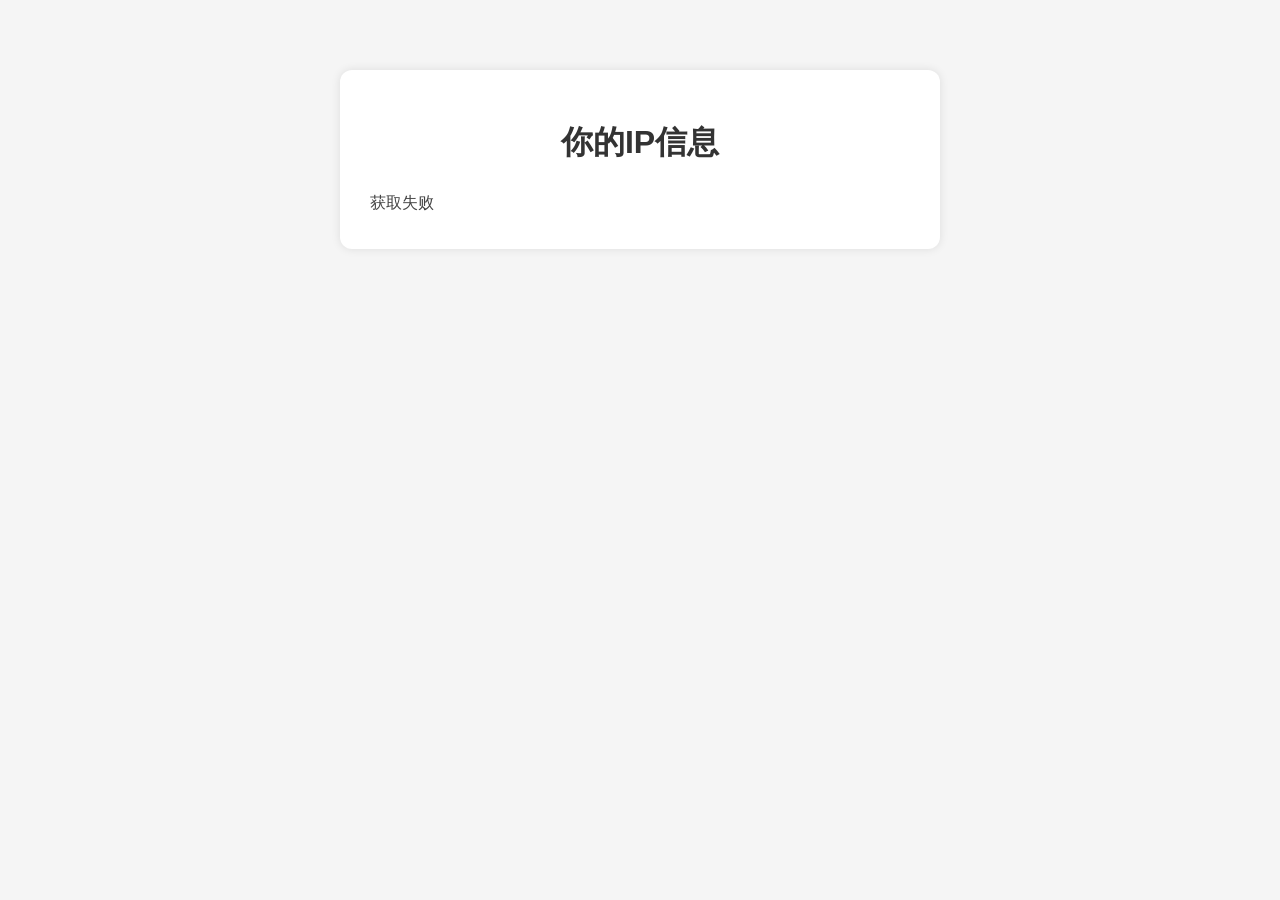
<file: index.html>
<!DOCTYPE html>
<html lang="zh-CN">
<head>
  <meta charset="UTF-8">
  <meta name="viewport" content="width=device-width, initial-scale=1.0">
  <title>IP信息查询</title>
  <style>
    body {
      font-family: Arial, sans-serif;
      max-width: 600px;
      margin: 50px auto;
      padding: 20px;
      background: #f5f5f5;
    }
    .box {
      background: white;
      padding: 30px;
      border-radius: 12px;
      box-shadow: 0 0 10px rgba(0,0,0,0.1);
    }
    h1 {
      text-align: center;
      color: #333;
    }
    .info {
      font-size: 16px;
      line-height: 2;
      color: #444;
    }
  </style>
</head>
<body>
  <div class="box">
    <h1>你的IP信息</h1>
    <div class="info" id="result">
      加载中...
    </div>
  </div>

  <script>
    // 获取IP信息
    fetch('https://api.ipapi.is')
      .then(res => res.json())
      .then(data => {
        document.getElementById('result').innerHTML = `
          IP地址：${data.ip} <br>
          国家：${data.location.country} <br>
          省份：${data.location.state} <br>
          城市：${data.location.city} <br>
          运营商：${data.asn.org}
        `;
      })
      .catch(err => {
        document.getElementById('result').innerText = '获取失败';
      });
  </script>
</body>
</html>
</file>
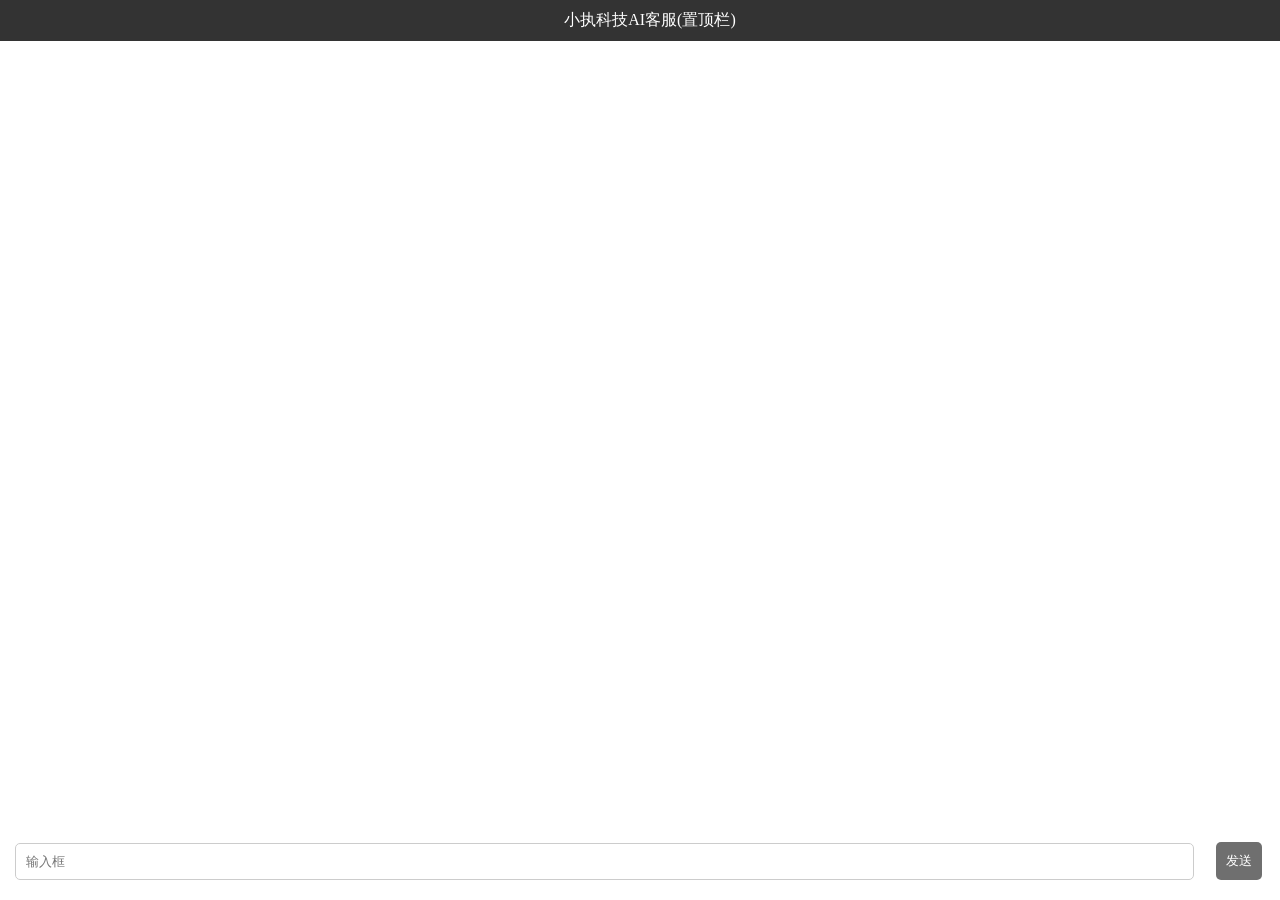
<file: index2.html>
<!DOCTYPE html>
<html>
<head>
<meta charset="utf-8" name="viewport" content="width=device-width, initial-scale=1, maximum-scale=1, user-scalable=no">
<style>

/*
┌─────────────────────┐
│小执科技©原源代码，使用请留版权！！！    │
│代码留注译是为了让萌新更好的使用，切勿倒卖│
└─────────────────────┘
*/

</style>
</head>
<link rel="stylesheet" type="text/css" href="xzkj.css">
<body>
<div class="topbar">小执科技AI客服(置顶栏)</div>
<div id="chatContainer"></div>
<input type="text" id="inputBox" class="input-box" placeholder="输入框">
<button id="sendBtn" class="send-btn">发送</button>

<script src="xzkj.js"></script>
</body>
</html>
</file>
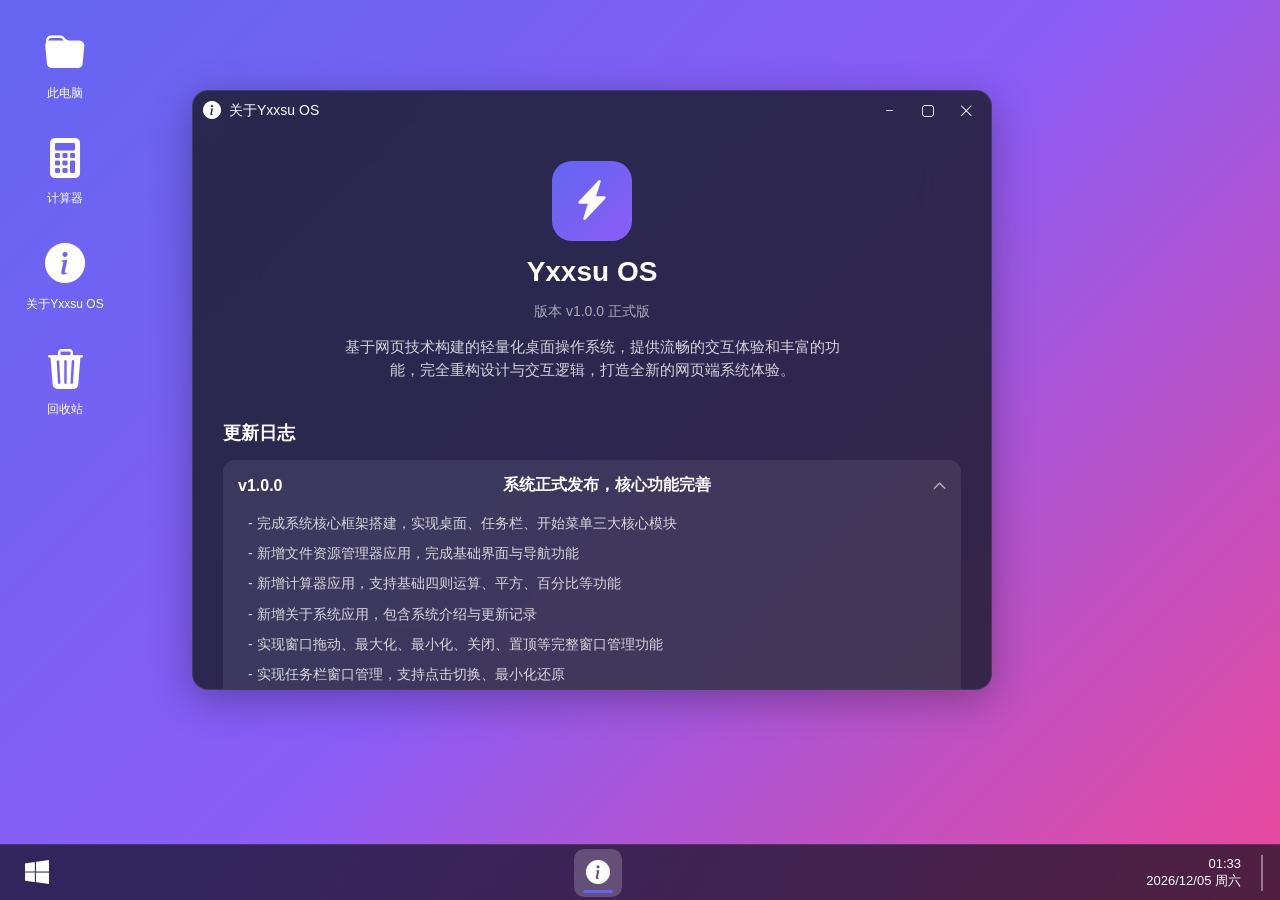
<file: yxxsu.html>
<!DOCTYPE html>
<html lang="zh-CN">
<head>
    <meta charset="UTF-8">
    <meta name="viewport" content="width=device-width, initial-scale=1.0">
    <title>Yxxsu OS</title>
    <!-- 图标库 -->
    <link rel="stylesheet" href="https://cdn.jsdelivr.net/npm/bootstrap-icons@1.11.3/font/bootstrap-icons.min.css">
    <style>
        /* 全局基础样式 */
        * {
            margin: 0;
            padding: 0;
            box-sizing: border-box;
            font-family: -apple-system, BlinkMacSystemFont, "Segoe UI", Roboto, "Helvetica Neue", sans-serif;
            -webkit-user-select: none;
            -moz-user-select: none;
            -ms-user-select: none;
            user-select: none;
        }

        html, body {
            width: 100%;
            height: 100%;
            overflow: hidden;
        }

        /* 系统桌面背景 */
        #yxxsu-os {
            width: 100%;
            height: 100%;
            background: linear-gradient(135deg, #6366f1 0%, #8b5cf6 50%, #ec4899 100%);
            background-size: cover;
            background-position: center;
            position: relative;
        }

        /* 桌面图标区域 */
        #desktop-shortcuts {
            position: absolute;
            top: 0;
            left: 0;
            width: 100%;
            height: calc(100% - 56px);
            padding: 20px;
            display: flex;
            flex-direction: column;
            flex-wrap: wrap;
            gap: 15px;
            z-index: 1;
        }

        .desktop-icon {
            width: 90px;
            display: flex;
            flex-direction: column;
            align-items: center;
            gap: 8px;
            padding: 10px 5px;
            border-radius: 8px;
            cursor: pointer;
            transition: background-color 0.2s ease;
        }

        .desktop-icon:hover {
            background-color: rgba(255, 255, 255, 0.2);
        }

        .desktop-icon .icon {
            width: 48px;
            height: 48px;
            font-size: 40px;
            color: white;
            display: flex;
            align-items: center;
            justify-content: center;
        }

        .desktop-icon .name {
            font-size: 12px;
            color: white;
            text-align: center;
            line-height: 1.2;
            word-break: break-all;
        }

        /* 任务栏样式 */
        #taskbar {
            position: fixed;
            bottom: 0;
            left: 0;
            width: 100%;
            height: 56px;
            background: rgba(15, 15, 30, 0.7);
            backdrop-filter: blur(20px);
            display: flex;
            align-items: center;
            justify-content: space-between;
            padding: 0 15px;
            z-index: 9999;
            border-top: 1px solid rgba(255, 255, 255, 0.1);
        }

        .taskbar-left, .taskbar-right {
            display: flex;
            align-items: center;
            gap: 10px;
            height: 100%;
        }

        .taskbar-center {
            flex: 1;
            display: flex;
            align-items: center;
            justify-content: center;
            gap: 8px;
            height: 100%;
            max-width: 60%;
            overflow-x: auto;
            padding: 8px 0;
        }

        .taskbar-center::-webkit-scrollbar {
            display: none;
        }

        #start-btn {
            width: 44px;
            height: 44px;
            border-radius: 10px;
            display: flex;
            align-items: center;
            justify-content: center;
            font-size: 24px;
            color: white;
            cursor: pointer;
            transition: background-color 0.2s ease;
        }

        #start-btn:hover, #start-btn.show {
            background-color: rgba(255, 255, 255, 0.2);
        }

        .taskbar-app-item {
            width: 48px;
            height: 48px;
            border-radius: 10px;
            display: flex;
            align-items: center;
            justify-content: center;
            font-size: 24px;
            color: white;
            cursor: pointer;
            transition: all 0.2s ease;
            position: relative;
            background-color: rgba(255, 255, 255, 0.1);
        }

        .taskbar-app-item:hover {
            background-color: rgba(255, 255, 255, 0.25);
        }

        .taskbar-app-item.active {
            background-color: rgba(255, 255, 255, 0.2);
        }

        .taskbar-app-item.active::after {
            content: '';
            position: absolute;
            bottom: 4px;
            width: 30px;
            height: 3px;
            background-color: #6366f1;
            border-radius: 2px;
        }

        .taskbar-app-item.min::after {
            width: 8px;
        }

        #time-display {
            color: white;
            font-size: 13px;
            text-align: right;
            line-height: 1.3;
            padding: 0 10px;
        }

        #show-desktop {
            width: 4px;
            height: 36px;
            border-left: 2px solid rgba(255, 255, 255, 0.4);
            cursor: pointer;
            transition: border-color 0.2s ease;
        }

        #show-desktop:hover {
            border-color: white;
        }

        /* 开始菜单样式 */
        #start-menu {
            position: fixed;
            bottom: 70px;
            left: 50%;
            transform: translateX(-50%) scale(0.95);
            width: 680px;
            height: 720px;
            max-height: calc(100vh - 100px);
            background: rgba(20, 20, 40, 0.85);
            backdrop-filter: blur(30px);
            border-radius: 20px;
            border: 1px solid rgba(255, 255, 255, 0.1);
            box-shadow: 0 20px 60px rgba(0, 0, 0, 0.4);
            opacity: 0;
            visibility: hidden;
            transition: all 0.3s cubic-bezier(0.25, 1, 0.5, 1);
            z-index: 9998;
            display: flex;
            overflow: hidden;
        }

        #start-menu.show {
            opacity: 1;
            visibility: visible;
            transform: translateX(-50%) scale(1);
            bottom: 76px;
        }

        .start-menu-sidebar {
            width: 70px;
            height: 100%;
            background: rgba(0, 0, 0, 0.2);
            display: flex;
            flex-direction: column;
            align-items: center;
            justify-content: space-between;
            padding: 20px 0;
        }

        .start-menu-sidebar .sidebar-btn {
            width: 46px;
            height: 46px;
            border-radius: 12px;
            display: flex;
            align-items: center;
            justify-content: center;
            font-size: 22px;
            color: white;
            cursor: pointer;
            transition: background-color 0.2s ease;
            margin-bottom: 10px;
        }

        .start-menu-sidebar .sidebar-btn:hover {
            background-color: rgba(255, 255, 255, 0.15);
        }

        .start-menu-main {
            flex: 1;
            padding: 30px;
            overflow-y: auto;
        }

        .start-menu-main::-webkit-scrollbar {
            width: 6px;
        }

        .start-menu-main::-webkit-scrollbar-track {
            background: transparent;
        }

        .start-menu-main::-webkit-scrollbar-thumb {
            background: rgba(255, 255, 255, 0.2);
            border-radius: 3px;
        }

        .start-menu-search {
            width: 100%;
            height: 48px;
            background: rgba(255, 255, 255, 0.1);
            border-radius: 12px;
            padding: 0 15px;
            display: flex;
            align-items: center;
            gap: 10px;
            margin-bottom: 30px;
        }

        .start-menu-search i {
            color: rgba(255, 255, 255, 0.6);
            font-size: 18px;
        }

        .start-menu-search input {
            flex: 1;
            height: 100%;
            background: transparent;
            border: none;
            outline: none;
            color: white;
            font-size: 15px;
        }

        .start-menu-search input::placeholder {
            color: rgba(255, 255, 255, 0.5);
        }

        .menu-section-title {
            color: white;
            font-size: 16px;
            font-weight: 600;
            margin-bottom: 15px;
        }

        .app-grid {
            display: grid;
            grid-template-columns: repeat(4, 1fr);
            gap: 15px;
            margin-bottom: 30px;
        }

        .app-grid-item {
            display: flex;
            align-items: center;
            gap: 12px;
            padding: 10px;
            border-radius: 10px;
            cursor: pointer;
            transition: background-color 0.2s ease;
        }

        .app-grid-item:hover {
            background-color: rgba(255, 255, 255, 0.1);
        }

        .app-grid-item.disabled {
            opacity: 0.4;
            pointer-events: none;
        }

        .app-grid-item .app-icon {
            width: 36px;
            height: 36px;
            font-size: 24px;
            color: white;
            display: flex;
            align-items: center;
            justify-content: center;
        }

        .app-grid-item .app-name {
            color: white;
            font-size: 14px;
        }

        /* 窗口通用样式 */
        .window {
            position: absolute;
            top: 10%;
            left: 15%;
            width: 800px;
            height: 600px;
            max-width: 95vw;
            max-height: 85vh;
            background: rgba(30, 30, 50, 0.85);
            backdrop-filter: blur(30px);
            border-radius: 16px;
            border: 1px solid rgba(255, 255, 255, 0.1);
            box-shadow: 0 10px 40px rgba(0, 0, 0, 0.3);
            overflow: hidden;
            display: none;
            flex-direction: column;
            z-index: 100;
        }

        .window.show-begin {
            display: flex;
            opacity: 0;
            transform: scale(0.95);
        }

        .window.show {
            opacity: 1;
            transform: scale(1);
            transition: all 0.2s cubic-bezier(0.25, 1, 0.5, 1);
        }

        .window.max {
            top: 0 !important;
            left: 0 !important;
            width: 100% !important;
            height: calc(100% - 56px) !important;
            border-radius: 0;
            transition: all 0.2s ease;
        }

        .window.min {
            display: none !important;
        }

        /* 窗口标题栏 */
        .window-titlebar {
            width: 100%;
            height: 40px;
            display: flex;
            align-items: center;
            justify-content: space-between;
            padding: 0 10px;
            cursor: move;
            flex-shrink: 0;
        }

        .titlebar-left {
            display: flex;
            align-items: center;
            gap: 8px;
        }

        .titlebar-icon {
            font-size: 18px;
            color: white;
        }

        .titlebar-name {
            color: white;
            font-size: 14px;
            font-weight: 500;
        }

        .titlebar-controls {
            display: flex;
            align-items: center;
            gap: 8px;
        }

        .window-btn {
            width: 30px;
            height: 30px;
            border-radius: 6px;
            display: flex;
            align-items: center;
            justify-content: center;
            font-size: 14px;
            color: white;
            cursor: pointer;
            transition: background-color 0.2s ease;
        }

        .window-btn:hover {
            background-color: rgba(255, 255, 255, 0.15);
        }

        .window-btn.close:hover {
            background-color: #ef4444;
        }

        /* 窗口内容区域 */
        .window-content {
            flex: 1;
            overflow: hidden;
            border-radius: 0 0 16px 16px;
        }

        .window.max .window-content {
            border-radius: 0;
        }

        /* 计算器样式 */
        #calc-window .window-content {
            display: flex;
            flex-direction: column;
            padding: 10px;
        }

        #calc-input {
            width: 100%;
            height: 80px;
            background: transparent;
            border: none;
            outline: none;
            color: white;
            font-size: 48px;
            text-align: right;
            padding: 0 10px;
            margin-bottom: 15px;
        }

        .calc-keyboard {
            flex: 1;
            display: grid;
            grid-template-columns: repeat(4, 1fr);
            gap: 10px;
        }

        .calc-key {
            border-radius: 12px;
            display: flex;
            align-items: center;
            justify-content: center;
            font-size: 24px;
            color: white;
            cursor: pointer;
            transition: background-color 0.15s ease;
            background-color: rgba(255, 255, 255, 0.1);
        }

        .calc-key:hover {
            background-color: rgba(255, 255, 255, 0.25);
        }

        .calc-key.operator {
            background-color: #6366f1;
        }

        .calc-key.operator:hover {
            background-color: #4f46e5;
        }

        .calc-key.equal {
            background-color: #8b5cf6;
        }

        .calc-key.equal:hover {
            background-color: #7c3aed;
        }

        .calc-key.func {
            background-color: rgba(255, 255, 255, 0.15);
            font-size: 18px;
        }

        .calc-key.func:hover {
            background-color: rgba(255, 255, 255, 0.3);
        }

        /* 文件资源管理器样式 */
        #explorer-window .window-content {
            display: flex;
        }

        .explorer-sidebar {
            width: 220px;
            height: 100%;
            background: rgba(0, 0, 0, 0.2);
            padding: 15px 10px;
        }

        .explorer-menu-group {
            margin-bottom: 20px;
        }

        .explorer-menu-title {
            color: rgba(255, 255, 255, 0.6);
            font-size: 12px;
            font-weight: 600;
            margin-bottom: 8px;
            padding-left: 10px;
        }

        .explorer-menu-item {
            display: flex;
            align-items: center;
            gap: 10px;
            padding: 8px 10px;
            border-radius: 8px;
            cursor: pointer;
            transition: background-color 0.2s ease;
            color: white;
            font-size: 14px;
            margin-bottom: 2px;
        }

        .explorer-menu-item:hover, .explorer-menu-item.active {
            background-color: rgba(255, 255, 255, 0.15);
        }

        .explorer-menu-item i {
            font-size: 18px;
            color: #8b5cf6;
        }

        .explorer-main {
            flex: 1;
            padding: 20px;
            overflow-y: auto;
        }

        .explorer-main::-webkit-scrollbar {
            width: 6px;
        }

        .explorer-main::-webkit-scrollbar-track {
            background: transparent;
        }

        .explorer-main::-webkit-scrollbar-thumb {
            background: rgba(255, 255, 255, 0.2);
            border-radius: 3px;
        }

        .explorer-path {
            display: flex;
            align-items: center;
            gap: 8px;
            margin-bottom: 20px;
            color: white;
            font-size: 14px;
        }

        .explorer-toolbar {
            display: flex;
            align-items: center;
            gap: 10px;
            margin-bottom: 20px;
        }

        .explorer-tool-btn {
            padding: 6px 12px;
            border-radius: 6px;
            background-color: rgba(255, 255, 255, 0.1);
            color: white;
            font-size: 14px;
            cursor: pointer;
            transition: background-color 0.2s ease;
            display: flex;
            align-items: center;
            gap: 6px;
        }

        .explorer-tool-btn:hover {
            background-color: rgba(255, 255, 255, 0.2);
        }

        .explorer-content-title {
            color: white;
            font-size: 20px;
            font-weight: 600;
            margin-bottom: 15px;
        }

        .explorer-file-grid {
            display: grid;
            grid-template-columns: repeat(auto-fill, minmax(180px, 1fr));
            gap: 15px;
        }

        .explorer-file-item {
            display: flex;
            align-items: center;
            gap: 10px;
            padding: 12px;
            border-radius: 10px;
            cursor: pointer;
            transition: background-color 0.2s ease;
        }

        .explorer-file-item:hover {
            background-color: rgba(255, 255, 255, 0.1);
        }

        .explorer-file-item i {
            font-size: 32px;
            color: #6366f1;
        }

        .explorer-file-info {
            flex: 1;
            overflow: hidden;
        }

        .explorer-file-name {
            color: white;
            font-size: 14px;
            white-space: nowrap;
            overflow: hidden;
            text-overflow: ellipsis;
        }

        .explorer-file-desc {
            color: rgba(255, 255, 255, 0.5);
            font-size: 12px;
        }

        /* 关于系统窗口样式 */
        #about-window .window-content {
            padding: 30px;
            overflow-y: auto;
        }

        #about-window .window-content::-webkit-scrollbar {
            width: 6px;
        }

        #about-window .window-content::-webkit-scrollbar-track {
            background: transparent;
        }

        #about-window .window-content::-webkit-scrollbar-thumb {
            background: rgba(255, 255, 255, 0.2);
            border-radius: 3px;
        }

        .about-header {
            display: flex;
            flex-direction: column;
            align-items: center;
            gap: 15px;
            margin-bottom: 40px;
        }

        .about-logo {
            width: 80px;
            height: 80px;
            border-radius: 20px;
            background: linear-gradient(135deg, #6366f1, #8b5cf6);
            display: flex;
            align-items: center;
            justify-content: center;
            font-size: 40px;
            color: white;
        }

        .about-title {
            color: white;
            font-size: 28px;
            font-weight: 700;
        }

        .about-version {
            color: rgba(255, 255, 255, 0.6);
            font-size: 14px;
        }

        .about-desc {
            color: rgba(255, 255, 255, 0.8);
            font-size: 15px;
            text-align: center;
            max-width: 500px;
            line-height: 1.5;
        }

        .update-section {
            margin-bottom: 30px;
        }

        .update-section-title {
            color: white;
            font-size: 18px;
            font-weight: 600;
            margin-bottom: 15px;
        }

        .update-item {
            background-color: rgba(255, 255, 255, 0.08);
            border-radius: 12px;
            padding: 15px;
            margin-bottom: 15px;
        }

        .update-item summary {
            color: white;
            font-size: 16px;
            font-weight: 600;
            cursor: pointer;
            list-style: none;
            display: flex;
            align-items: center;
            justify-content: space-between;
        }

        .update-item summary::-webkit-details-marker {
            display: none;
        }

        .update-item summary::after {
            content: '\f282';
            font-family: 'bootstrap-icons';
            font-size: 14px;
            color: rgba(255, 255, 255, 0.6);
            transition: transform 0.2s ease;
        }

        .update-item[open] summary::after {
            transform: rotate(180deg);
        }

        .update-content {
            margin-top: 15px;
            padding-left: 10px;
        }

        .update-content p {
            color: rgba(255, 255, 255, 0.8);
            font-size: 14px;
            line-height: 1.8;
            margin-bottom: 5px;
        }

        /* 右键菜单 */
        #context-menu {
            position: fixed;
            width: 200px;
            background: rgba(30, 30, 50, 0.95);
            backdrop-filter: blur(20px);
            border-radius: 10px;
            border: 1px solid rgba(255, 255, 255, 0.1);
            box-shadow: 0 10px 30px rgba(0, 0, 0, 0.3);
            padding: 8px 0;
            z-index: 99999;
            display: none;
        }

        #context-menu.show {
            display: block;
        }

        .context-menu-item {
            padding: 8px 15px;
            color: white;
            font-size: 14px;
            cursor: pointer;
            transition: background-color 0.2s ease;
            display: flex;
            align-items: center;
            gap: 10px;
        }

        .context-menu-item:hover {
            background-color: rgba(255, 255, 255, 0.15);
        }

        .context-menu-divider {
            height: 1px;
            background-color: rgba(255, 255, 255, 0.1);
            margin: 5px 0;
        }

        /* 动画类 */
        .animated {
            animation-duration: 0.3s;
            animation-fill-mode: both;
        }

        @keyframes fadeIn {
            from { opacity: 0; }
            to { opacity: 1; }
        }

        .fadeIn {
            animation-name: fadeIn;
        }

        @keyframes slideInUp {
            from { transform: translateY(20px); opacity: 0; }
            to { transform: translateY(0); opacity: 1; }
        }

        .slideInUp {
            animation-name: slideInUp;
        }
    </style>
</head>
<body>
    <div id="yxxsu-os">
        <!-- 桌面图标区域 -->
        <div id="desktop-shortcuts">
            <div class="desktop-icon" onclick="openApp('explorer')">
                <div class="icon"><i class="bi bi-folder-fill"></i></div>
                <div class="name">此电脑</div>
            </div>
            <div class="desktop-icon" onclick="openApp('calc')">
                <div class="icon"><i class="bi bi-calculator-fill"></i></div>
                <div class="name">计算器</div>
            </div>
            <div class="desktop-icon" onclick="openApp('about')">
                <div class="icon"><i class="bi bi-info-circle-fill"></i></div>
                <div class="name">关于Yxxsu OS</div>
            </div>
            <div class="desktop-icon">
                <div class="icon"><i class="bi bi-trash3-fill"></i></div>
                <div class="name">回收站</div>
            </div>
        </div>

        <!-- 开始菜单 -->
        <div id="start-menu">
            <div class="start-menu-sidebar">
                <div class="sidebar-top">
                    <div class="sidebar-btn" onclick="openApp('explorer')">
                        <i class="bi bi-folder-fill"></i>
                    </div>
                    <div class="sidebar-btn" onclick="openApp('calc')">
                        <i class="bi bi-calculator-fill"></i>
                    </div>
                    <div class="sidebar-btn">
                        <i class="bi bi-gear-fill"></i>
                    </div>
                </div>
                <div class="sidebar-bottom">
                    <div class="sidebar-btn" onclick="openApp('about')">
                        <i class="bi bi-info-circle-fill"></i>
                    </div>
                    <div class="sidebar-btn">
                        <i class="bi bi-power"></i>
                    </div>
                </div>
            </div>
            <div class="start-menu-main">
                <div class="start-menu-search">
                    <i class="bi bi-search"></i>
                    <input type="text" placeholder="搜索应用和文件" id="search-input">
                </div>

                <h3 class="menu-section-title">固定应用</h3>
                <div class="app-grid">
                    <div class="app-grid-item" onclick="openApp('explorer')">
                        <div class="app-icon"><i class="bi bi-folder-fill"></i></div>
                        <div class="app-name">文件资源管理器</div>
                    </div>
                    <div class="app-grid-item" onclick="openApp('calc')">
                        <div class="app-icon"><i class="bi bi-calculator-fill"></i></div>
                        <div class="app-name">计算器</div>
                    </div>
                    <div class="app-grid-item disabled">
                        <div class="app-icon"><i class="bi bi-browser-chrome"></i></div>
                        <div class="app-name">浏览器</div>
                    </div>
                    <div class="app-grid-item disabled">
                        <div class="app-icon"><i class="bi bi-image-fill"></i></div>
                        <div class="app-name">照片</div>
                    </div>
                    <div class="app-grid-item disabled">
                        <div class="app-icon"><i class="bi bi-music-note-beamed"></i></div>
                        <div class="app-name">音乐</div>
                    </div>
                    <div class="app-grid-item disabled">
                        <div class="app-icon"><i class="bi bi-camera-video-fill"></i></div>
                        <div class="app-name">视频</div>
                    </div>
                    <div class="app-grid-item disabled">
                        <div class="app-icon"><i class="bi bi-gear-fill"></i></div>
                        <div class="app-name">设置</div>
                    </div>
                    <div class="app-grid-item" onclick="openApp('about')">
                        <div class="app-icon"><i class="bi bi-info-circle-fill"></i></div>
                        <div class="app-name">关于系统</div>
                    </div>
                </div>

                <h3 class="menu-section-title">推荐应用</h3>
                <div class="app-grid">
                    <div class="app-grid-item disabled">
                        <div class="app-icon"><i class="bi bi-terminal-fill"></i></div>
                        <div class="app-name">终端</div>
                    </div>
                    <div class="app-grid-item disabled">
                        <div class="app-icon"><i class="bi bi-code-slash"></i></div>
                        <div class="app-name">代码编辑器</div>
                    </div>
                    <div class="app-grid-item disabled">
                        <div class="app-icon"><i class="bi bi-paint-bucket"></i></div>
                        <div class="app-name">画图</div>
                    </div>
                    <div class="app-grid-item disabled">
                        <div class="app-icon"><i class="bi bi-journal-text"></i></div>
                        <div class="app-name">记事本</div>
                    </div>
                </div>
            </div>
        </div>

        <!-- 窗口区域 -->
        <!-- 计算器窗口 -->
        <div class="window" id="calc-window" data-app="calc">
            <div class="window-titlebar">
                <div class="titlebar-left">
                    <i class="bi bi-calculator-fill titlebar-icon"></i>
                    <span class="titlebar-name">计算器</span>
                </div>
                <div class="titlebar-controls">
                    <div class="window-btn min-btn" onclick="minApp('calc')">
                        <i class="bi bi-dash"></i>
                    </div>
                    <div class="window-btn max-btn" onclick="maxApp('calc')">
                        <i class="bi bi-app"></i>
                    </div>
                    <div class="window-btn close" onclick="closeApp('calc')">
                        <i class="bi bi-x-lg"></i>
                    </div>
                </div>
            </div>
            <div class="window-content">
                <input type="text" id="calc-input" readonly value="0">
                <div class="calc-keyboard">
                    <div class="calc-key func" onclick="calcClear()">C</div>
                    <div class="calc-key func" onclick="calcDelete()"><i class="bi bi-backspace"></i></div>
                    <div class="calc-key func" onclick="calcAppend('%')">%</div>
                    <div class="calc-key operator" onclick="calcAppend('/')">/</div>
                    <div class="calc-key" onclick="calcAppend('7')">7</div>
                    <div class="calc-key" onclick="calcAppend('8')">8</div>
                    <div class="calc-key" onclick="calcAppend('9')">9</div>
                    <div class="calc-key operator" onclick="calcAppend('*')">×</div>
                    <div class="calc-key" onclick="calcAppend('4')">4</div>
                    <div class="calc-key" onclick="calcAppend('5')">5</div>
                    <div class="calc-key" onclick="calcAppend('6')">6</div>
                    <div class="calc-key operator" onclick="calcAppend('-')">-</div>
                    <div class="calc-key" onclick="calcAppend('1')">1</div>
                    <div class="calc-key" onclick="calcAppend('2')">2</div>
                    <div class="calc-key" onclick="calcAppend('3')">3</div>
                    <div class="calc-key operator" onclick="calcAppend('+')">+</div>
                    <div class="calc-key func" onclick="calcPower()">x²</div>
                    <div class="calc-key" onclick="calcAppend('0')">0</div>
                    <div class="calc-key" onclick="calcAppend('.')">.</div>
                    <div class="calc-key equal" onclick="calcEqual()">=</div>
                </div>
            </div>
        </div>

        <!-- 文件资源管理器窗口 -->
        <div class="window" id="explorer-window" data-app="explorer">
            <div class="window-titlebar">
                <div class="titlebar-left">
                    <i class="bi bi-folder-fill titlebar-icon"></i>
                    <span class="titlebar-name">文件资源管理器</span>
                </div>
                <div class="titlebar-controls">
                    <div class="window-btn min-btn" onclick="minApp('explorer')">
                        <i class="bi bi-dash"></i>
                    </div>
                    <div class="window-btn max-btn" onclick="maxApp('explorer')">
                        <i class="bi bi-app"></i>
                    </div>
                    <div class="window-btn close" onclick="closeApp('explorer')">
                        <i class="bi bi-x-lg"></i>
                    </div>
                </div>
            </div>
            <div class="window-content">
                <div class="explorer-sidebar">
                    <div class="explorer-menu-group">
                        <div class="explorer-menu-title">快速访问</div>
                        <div class="explorer-menu-item active">
                            <i class="bi bi-house-fill"></i>
                            <span>桌面</span>
                        </div>
                        <div class="explorer-menu-item">
                            <i class="bi bi-download"></i>
                            <span>下载</span>
                        </div>
                        <div class="explorer-menu-item">
                            <i class="bi bi-image-fill"></i>
                            <span>图片</span>
                        </div>
                        <div class="explorer-menu-item">
                            <i class="bi bi-music-note-beamed"></i>
                            <span>音乐</span>
                        </div>
                        <div class="explorer-menu-item">
                            <i class="bi bi-camera-video-fill"></i>
                            <span>视频</span>
                        </div>
                    </div>
                    <div class="explorer-menu-group">
                        <div class="explorer-menu-title">此电脑</div>
                        <div class="explorer-menu-item">
                            <i class="bi bi-device-ssd-fill"></i>
                            <span>系统 (C:)</span>
                        </div>
                        <div class="explorer-menu-item">
                            <i class="bi bi-device-hdd-fill"></i>
                            <span>文档 (D:)</span>
                        </div>
                        <div class="explorer-menu-item">
                            <i class="bi bi-device-hdd-fill"></i>
                            <span>娱乐 (E:)</span>
                        </div>
                    </div>
                </div>
                <div class="explorer-main">
                    <div class="explorer-path">
                        <i class="bi bi-house-fill"></i>
                        <i class="bi bi-chevron-right" style="font-size: 12px; color: rgba(255,255,255,0.5);"></i>
                        <span>桌面</span>
                    </div>
                    <div class="explorer-toolbar">
                        <div class="explorer-tool-btn">
                            <i class="bi bi-arrow-left"></i>
                        </div>
                        <div class="explorer-tool-btn">
                            <i class="bi bi-arrow-right"></i>
                        </div>
                        <div class="explorer-tool-btn">
                            <i class="bi bi-arrow-clockwise"></i>
                        </div>
                        <div class="explorer-tool-btn">
                            <i class="bi bi-arrow-up"></i>
                        </div>
                    </div>
                    <h2 class="explorer-content-title">常用文件夹</h2>
                    <div class="explorer-file-grid">
                        <div class="explorer-file-item">
                            <i class="bi bi-folder-fill"></i>
                            <div class="explorer-file-info">
                                <div class="explorer-file-name">桌面</div>
                                <div class="explorer-file-desc">文件夹</div>
                            </div>
                        </div>
                        <div class="explorer-file-item">
                            <i class="bi bi-folder-fill"></i>
                            <div class="explorer-file-info">
                                <div class="explorer-file-name">下载</div>
                                <div class="explorer-file-desc">文件夹</div>
                            </div>
                        </div>
                        <div class="explorer-file-item">
                            <i class="bi bi-folder-fill"></i>
                            <div class="explorer-file-info">
                                <div class="explorer-file-name">文档</div>
                                <div class="explorer-file-desc">文件夹</div>
                            </div>
                        </div>
                        <div class="explorer-file-item">
                            <i class="bi bi-folder-fill"></i>
                            <div class="explorer-file-info">
                                <div class="explorer-file-name">图片</div>
                                <div class="explorer-file-desc">文件夹</div>
                            </div>
                        </div>
                        <div class="explorer-file-item">
                            <i class="bi bi-folder-fill"></i>
                            <div class="explorer-file-info">
                                <div class="explorer-file-name">音乐</div>
                                <div class="explorer-file-desc">文件夹</div>
                            </div>
                        </div>
                        <div class="explorer-file-item">
                            <i class="bi bi-folder-fill"></i>
                            <div class="explorer-file-info">
                                <div class="explorer-file-name">视频</div>
                                <div class="explorer-file-desc">文件夹</div>
                            </div>
                        </div>
                    </div>
                </div>
            </div>
        </div>

        <!-- 关于系统窗口 -->
        <div class="window" id="about-window" data-app="about">
            <div class="window-titlebar">
                <div class="titlebar-left">
                    <i class="bi bi-info-circle-fill titlebar-icon"></i>
                    <span class="titlebar-name">关于Yxxsu OS</span>
                </div>
                <div class="titlebar-controls">
                    <div class="window-btn min-btn" onclick="minApp('about')">
                        <i class="bi bi-dash"></i>
                    </div>
                    <div class="window-btn max-btn" onclick="maxApp('about')">
                        <i class="bi bi-app"></i>
                    </div>
                    <div class="window-btn close" onclick="closeApp('about')">
                        <i class="bi bi-x-lg"></i>
                    </div>
                </div>
            </div>
            <div class="window-content">
                <div class="about-header">
                    <div class="about-logo"><i class="bi bi-lightning-charge-fill"></i></div>
                    <h1 class="about-title">Yxxsu OS</h1>
                    <p class="about-version">版本 v1.0.0 正式版</p>
                    <p class="about-desc">基于网页技术构建的轻量化桌面操作系统，提供流畅的交互体验和丰富的功能，完全重构设计与交互逻辑，打造全新的网页端系统体验。</p>
                </div>

                <div class="update-section">
                    <h3 class="update-section-title">更新日志</h3>
                    <details class="update-item" open>
                        <summary><span>v1.0.0</span> 系统正式发布，核心功能完善</summary>
                        <div class="update-content">
                            <p>- 完成系统核心框架搭建，实现桌面、任务栏、开始菜单三大核心模块</p>
                            <p>- 新增文件资源管理器应用，完成基础界面与导航功能</p>
                            <p>- 新增计算器应用，支持基础四则运算、平方、百分比等功能</p>
                            <p>- 新增关于系统应用，包含系统介绍与更新记录</p>
                            <p>- 实现窗口拖动、最大化、最小化、关闭、置顶等完整窗口管理功能</p>
                            <p>- 实现任务栏窗口管理，支持点击切换、最小化还原</p>
                            <p>- 实现桌面右键菜单，包含基础操作功能</p>
                            <p>- 优化窗口拖动边界限制，防止窗口拖出屏幕外</p>
                            <p>- 优化动画效果，提升系统流畅度与视觉体验</p>
                            <p>- 修复窗口重复打开的问题，优化应用聚焦逻辑</p>
                        </div>
                    </details>
                </div>
            </div>
        </div>

        <!-- 任务栏 -->
        <div id="taskbar">
            <div class="taskbar-left">
                <div id="start-btn">
                    <i class="bi bi-windows"></i>
                </div>
            </div>
            <div class="taskbar-center" id="taskbar-apps"></div>
            <div class="taskbar-right">
                <div id="time-display"></div>
                <div id="show-desktop"></div>
            </div>
        </div>

        <!-- 右键菜单 -->
        <div id="context-menu">
            <div class="context-menu-item" onclick="refreshDesktop()">
                <i class="bi bi-arrow-clockwise"></i>
                <span>刷新</span>
            </div>
            <div class="context-menu-divider"></div>
            <div class="context-menu-item" onclick="openApp('about')">
                <i class="bi bi-info-circle-fill"></i>
                <span>关于系统</span>
            </div>
            <div class="context-menu-item">
                <i class="bi bi-paint-bucket"></i>
                <span>个性化设置</span>
            </div>
            <div class="context-menu-divider"></div>
            <div class="context-menu-item" onclick="hideAllWindows()">
                <i class="bi bi-fullscreen-exit"></i>
                <span>显示桌面</span>
            </div>
        </div>
    </div>

    <script>
        // 全局变量
        let zIndex = 100;
        let calcExpression = '';
        let isCalcResult = false;

        // 时间更新
        function updateTime() {
            const now = new Date();
            const hours = String(now.getHours()).padStart(2, '0');
            const minutes = String(now.getMinutes()).padStart(2, '0');
            const year = now.getFullYear();
            const month = String(now.getMonth() + 1).padStart(2, '0');
            const day = String(now.getDate()).padStart(2, '0');
            const week = ['周日', '周一', '周二', '周三', '周四', '周五', '周六'][now.getDay()];
            document.getElementById('time-display').innerHTML = `${hours}:${minutes}<br/>${year}/${month}/${day} ${week}`;
        }
        setInterval(updateTime, 1000);
        updateTime();

        // 开始菜单控制
        const startBtn = document.getElementById('start-btn');
        const startMenu = document.getElementById('start-menu');
        startBtn.addEventListener('click', (e) => {
            e.stopPropagation();
            startMenu.classList.toggle('show');
            startBtn.classList.toggle('show');
        });

        // 点击空白关闭开始菜单和右键菜单
        document.addEventListener('click', () => {
            startMenu.classList.remove('show');
            startBtn.classList.remove('show');
            hideContextMenu();
        });
        startMenu.addEventListener('click', (e) => e.stopPropagation());

        // 窗口拖动逻辑
        const page = document.documentElement;
        let isDragging = false;
        let currentWindow = null;
        let deltaX = 0;
        let deltaY = 0;

        // 事件委托绑定拖动事件
        document.addEventListener('mousedown', (e) => {
            const titlebar = e.target.closest('.window-titlebar');
            if (titlebar) {
                e.preventDefault();
                currentWindow = titlebar.closest('.window');
                // 置顶窗口
                setWindowTop(currentWindow);
                // 计算偏移量
                const rect = currentWindow.getBoundingClientRect();
                deltaX = e.clientX - rect.left;
                deltaY = e.clientY - rect.top;
                isDragging = true;
            }
        });

        page.addEventListener('mousemove', (e) => {
            if (isDragging && currentWindow && !currentWindow.classList.contains('max')) {
                e.preventDefault();
                // 计算新位置
                let newLeft = e.clientX - deltaX;
                let newTop = e.clientY - deltaY;
                // 边界限制
                const winWidth = currentWindow.offsetWidth;
                const winHeight = currentWindow.offsetHeight;
                const maxLeft = window.innerWidth - 50;
                const maxTop = window.innerHeight - 100;
                newLeft = Math.max(-winWidth + 50, Math.min(newLeft, maxLeft));
                newTop = Math.max(0, Math.min(newTop, maxTop));
                // 设置位置
                currentWindow.style.left = `${newLeft}px`;
                currentWindow.style.top = `${newTop}px`;
            }
        });

        page.addEventListener('mouseup', () => {
            isDragging = false;
            currentWindow = null;
        });

        // 窗口置顶
        function setWindowTop(win) {
            zIndex++;
            win.style.zIndex = zIndex;
            // 更新任务栏激活状态
            const appName = win.dataset.app;
            document.querySelectorAll('.taskbar-app-item').forEach(item => {
                item.classList.remove('active');
            });
            const taskItem = document.querySelector(`.taskbar-app-item[data-app="${appName}"]`);
            if (taskItem) taskItem.classList.add('active');
        }

        // 打开应用
        function openApp(appName) {
            const win = document.getElementById(`${appName}-window`);
            const taskbarApps = document.getElementById('taskbar-apps');
            
            // 关闭开始菜单
            startMenu.classList.remove('show');
            startBtn.classList.remove('show');

            // 如果应用已打开
            if (document.querySelector(`.taskbar-app-item[data-app="${appName}"]`)) {
                // 如果是最小化状态，还原
                if (win.classList.contains('min')) {
                    minApp(appName);
                }
                // 置顶
                setWindowTop(win);
                return;
            }

            // 新建任务栏图标
            const appIconMap = {
                calc: 'bi-calculator-fill',
                explorer: 'bi-folder-fill',
                about: 'bi-info-circle-fill'
            };
            const taskItem = document.createElement('div');
            taskItem.className = 'taskbar-app-item active';
            taskItem.dataset.app = appName;
            taskItem.innerHTML = `<i class="bi ${appIconMap[appName]}"></i>`;
            taskItem.addEventListener('click', (e) => {
                e.stopPropagation();
                minApp(appName);
            });
            taskbarApps.appendChild(taskItem);

            // 显示窗口
            win.classList.add('show-begin');
            setTimeout(() => {
                win.classList.add('show');
            }, 10);
            // 重置窗口位置
            if (!win.classList.contains('max')) {
                win.style.top = '10%';
                win.style.left = '15%';
            }
            // 置顶
            setWindowTop(win);
            // 点击窗口置顶
            win.addEventListener('mousedown', () => setWindowTop(win));
        }

        // 最小化应用
        function minApp(appName) {
            const win = document.getElementById(`${appName}-window`);
            const taskItem = document.querySelector(`.taskbar-app-item[data-app="${appName}"]`);
            
            if (win.classList.contains('min')) {
                // 还原
                win.classList.remove('min');
                taskItem.classList.remove('min');
                win.classList.add('show');
                setWindowTop(win);
            } else {
                // 最小化
                win.classList.add('min');
                win.classList.remove('show');
                taskItem.classList.add('min');
                taskItem.classList.remove('active');
            }
        }

        // 最大化应用
        function maxApp(appName) {
            const win = document.getElementById(`${appName}-window`);
            const maxBtn = win.querySelector('.max-btn i');
            
            if (win.classList.contains('max')) {
                // 还原
                win.classList.remove('max');
                maxBtn.className = 'bi bi-app';
            } else {
                // 最大化
                win.classList.add('max');
                maxBtn.className = 'bi bi-fullscreen';
            }
        }

        // 关闭应用
        function closeApp(appName) {
            const win = document.getElementById(`${appName}-window`);
            const taskItem = document.querySelector(`.taskbar-app-item[data-app="${appName}"]`);
            
            win.classList.remove('show');
            setTimeout(() => {
                win.classList.remove('show-begin');
            }, 200);
            if (taskItem) taskItem.remove();

            // 重置计算器
            if (appName === 'calc') {
                calcClear();
            }
        }

        // 隐藏所有窗口
        function hideAllWindows() {
            document.querySelectorAll('.window').forEach(win => {
                if (win.classList.contains('show')) {
                    minApp(win.dataset.app);
                }
            });
        }

        // 显示桌面按钮
        document.getElementById('show-desktop').addEventListener('click', hideAllWindows);

        // 右键菜单
        const contextMenu = document.getElementById('context-menu');
        document.getElementById('yxxsu-os').addEventListener('contextmenu', (e) => {
            e.preventDefault();
            e.stopPropagation();
            // 计算位置
            let x = e.clientX;
            let y = e.clientY;
            const menuWidth = contextMenu.offsetWidth;
            const menuHeight = contextMenu.offsetHeight;
            // 边界限制
            if (x + menuWidth > window.innerWidth) x = window.innerWidth - menuWidth - 10;
            if (y + menuHeight > window.innerHeight) y = window.innerHeight - menuHeight - 10;
            // 显示菜单
            contextMenu.style.left = `${x}px`;
            contextMenu.style.top = `${y}px`;
            contextMenu.classList.add('show');
        });

        function hideContextMenu() {
            contextMenu.classList.remove('show');
        }

        contextMenu.addEventListener('click', (e) => e.stopPropagation());
        contextMenu.addEventListener('contextmenu', (e) => {
            e.preventDefault();
            e.stopPropagation();
        });

        // 刷新桌面
        function refreshDesktop() {
            const shortcuts = document.getElementById('desktop-shortcuts');
            shortcuts.classList.remove('fadeIn');
            void shortcuts.offsetWidth; // 触发重绘
            shortcuts.classList.add('fadeIn');
            hideContextMenu();
        }

        // 计算器功能
        function calcAppend(val) {
            const input = document.getElementById('calc-input');
            // 如果是结果状态，先清空
            if (isCalcResult) {
                calcExpression = '';
                isCalcResult = false;
            }
            // 替换乘号
            if (val === '×') val = '*';
            // 处理0开头
            if (calcExpression === '' && val === '0') {
                input.value = '0';
                return;
            }
            calcExpression += val;
            input.value = calcExpression === '' ? '0' : calcExpression.replace('*', '×');
        }

        function calcClear() {
            calcExpression = '';
            isCalcResult = false;
            document.getElementById('calc-input').value = '0';
        }

        function calcDelete() {
            const input = document.getElementById('calc-input');
            if (isCalcResult) {
                calcClear();
                return;
            }
            calcExpression = calcExpression.slice(0, -1);
            input.value = calcExpression === '' ? '0' : calcExpression.replace('*', '×');
        }

        function calcPower() {
            const input = document.getElementById('calc-input');
            if (calcExpression === '') return;
            try {
                const num = eval(calcExpression);
                const result = Math.pow(num, 2);
                input.value = result;
                calcExpression = String(result);
                isCalcResult = true;
            } catch (e) {
                input.value = '错误';
                calcExpression = '';
            }
        }

        function calcEqual() {
            const input = document.getElementById('calc-input');
            if (calcExpression === '') return;
            try {
                const result = eval(calcExpression);
                input.value = result;
                calcExpression = String(result);
                isCalcResult = true;
            } catch (e) {
                input.value = '错误';
                calcExpression = '';
            }
        }

        // 搜索功能
        document.getElementById('search-input').addEventListener('input', (e) => {
            const keyword = e.target.value.toLowerCase().trim();
            const appItems = document.querySelectorAll('.app-grid-item');
            appItems.forEach(item => {
                const appName = item.querySelector('.app-name').textContent.toLowerCase();
                if (keyword === '' || appName.includes(keyword)) {
                    item.style.display = 'flex';
                } else {
                    item.style.display = 'none';
                }
            });
        });

        // 打开关于页面
        openApp('about');
    </script>
</body>
</html>
</file>
<file: xzkj.css>
/* 置顶栏样式 */
.topbar {
  background-color: #333;
  color: #fff;
  padding: 10px;
  position: fixed;
  top: 0;
  left: 0;
  width: 100%;
  text-align: center;
  z-index: 1; /* 添加 z-index 控制置顶 */
}

/* 输入框样式 */
.input-box {
  position: fixed;
  bottom: 20px; /* 调整位置，与按钮对齐 */
  left: 15px; /* 调整与按钮的间隔为3px */
  width: calc(100% - 123px); /* 调整宽度，减去按钮宽度和左右间隔 */
  padding: 10px;
  border: 1px solid #ccc;
  border-radius: 5px;
}

/* 按钮样式 */
.send-btn {
  position: fixed;
  bottom: 20px;
  right: 18px; /* 调整与输入框的间隔为3px */
  padding: 10px;
  background-color: #333;
  color: #fff;
  opacity: 0.7;
  border: none;
  cursor: pointer;
  border-radius: 5px;
}

.send-btn:hover {
  opacity: 1;
}

/* 聊天气泡容器样式 */
.bubble-container {
  display: flex;
  align-items: flex-start;
  margin: 10px 0;
}

/* 用户发送的信息样式 */
.user-bubble {
  background-color: #44c384; /* 修改用户发送信息的颜色为绿色 */
  color: #fff;
  padding: 10px;
  border-radius: 5px;
  margin-left: auto; /* 让用户发送的气泡靠右对齐 */
  margin-right: 7px; /* 修改用户发送信息的margin-right为7px */
}

/* 自动回复的信息样式 */
.auto-reply-bubble {
  background-color: #f0f0f0;
  color: #000;
  padding: 10px;
  border-radius: 5px;
  margin-left: 7px; /* 修改自动回复信息的margin-left为7px */
}

/* 头像样式 */
.avatar {
  width: 40px;
  height: 40px;
  border-radius: 50%;
  margin-right: 7px; /* 修改头像的margin-right为7px */
}

/* 清除浮动样式 */
.clearfix::after {
  content: "";
  display: table;
  clear: both;
}

/* 聊天容器样式 */
#chatContainer {
  margin-top: 60px;
  margin-bottom: 60px;
  overflow-y: scroll;
  height: calc(100vh - 120px);
}
</file>
